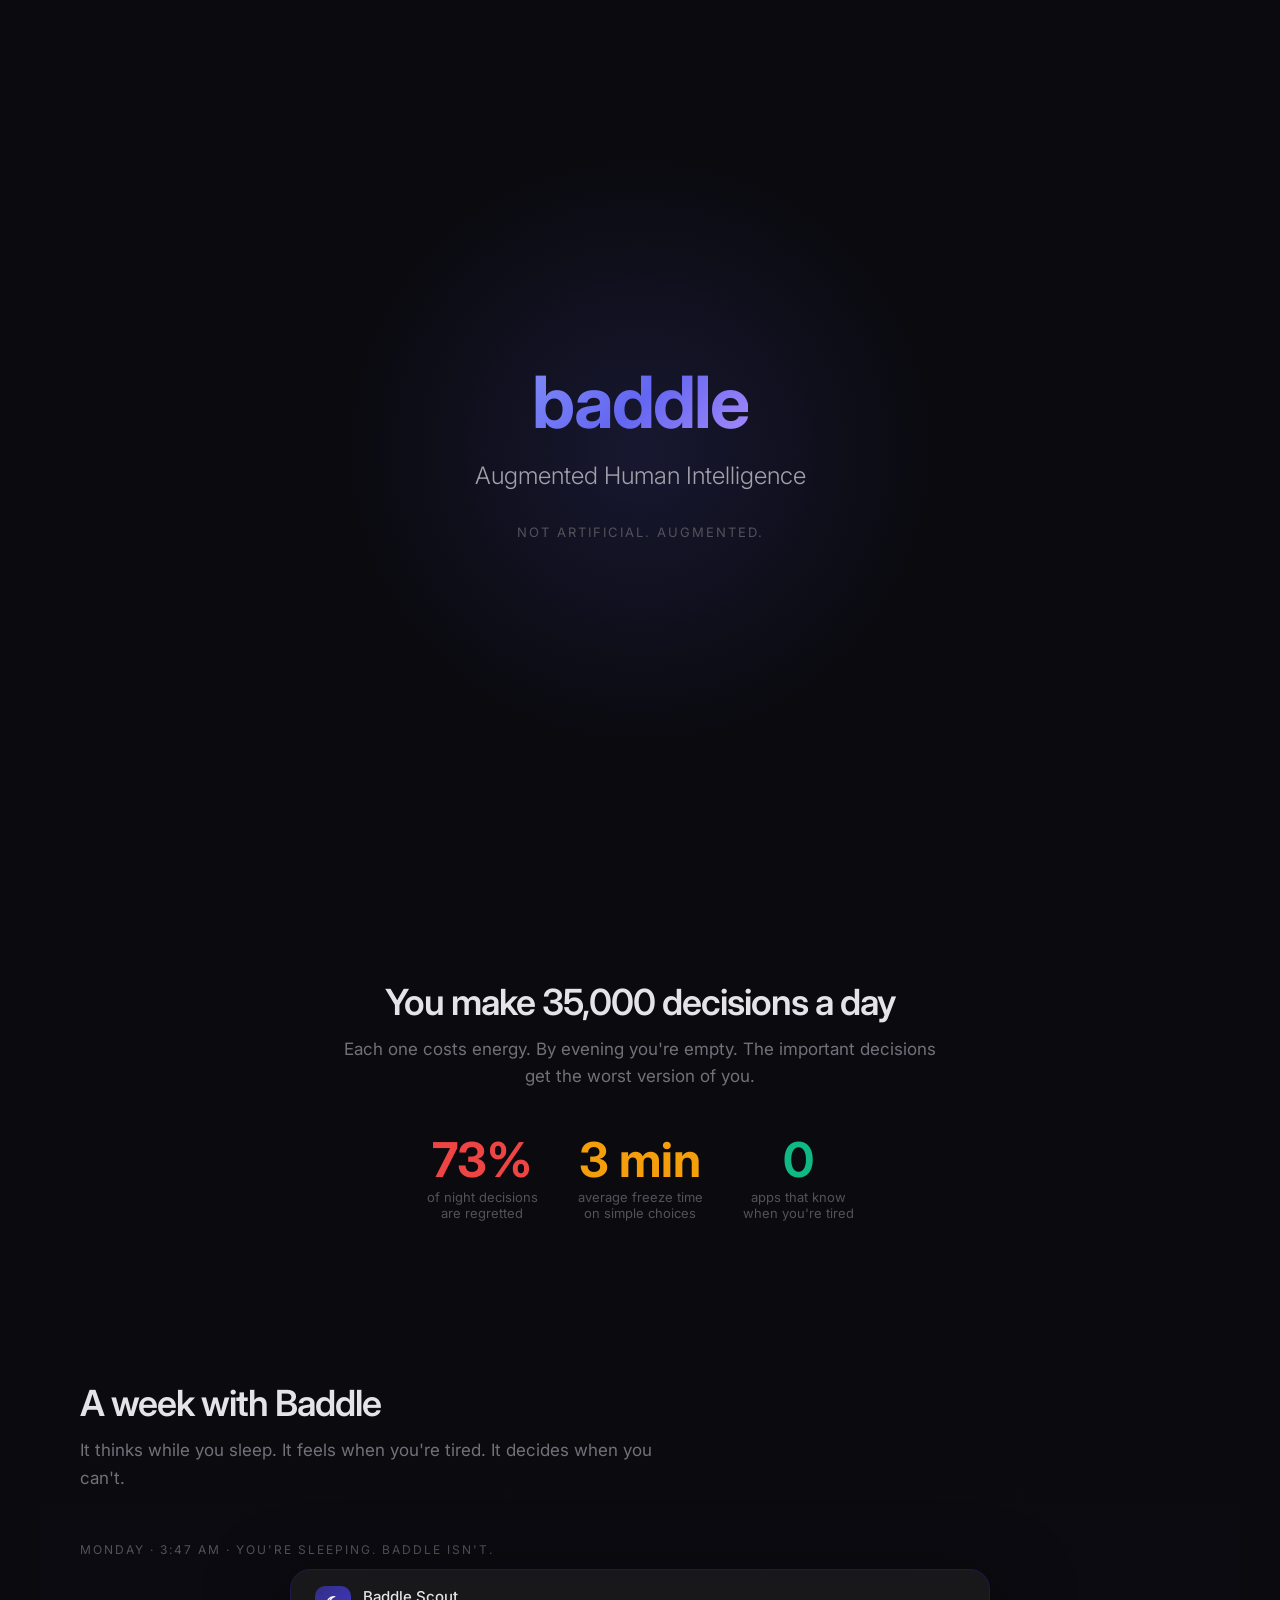
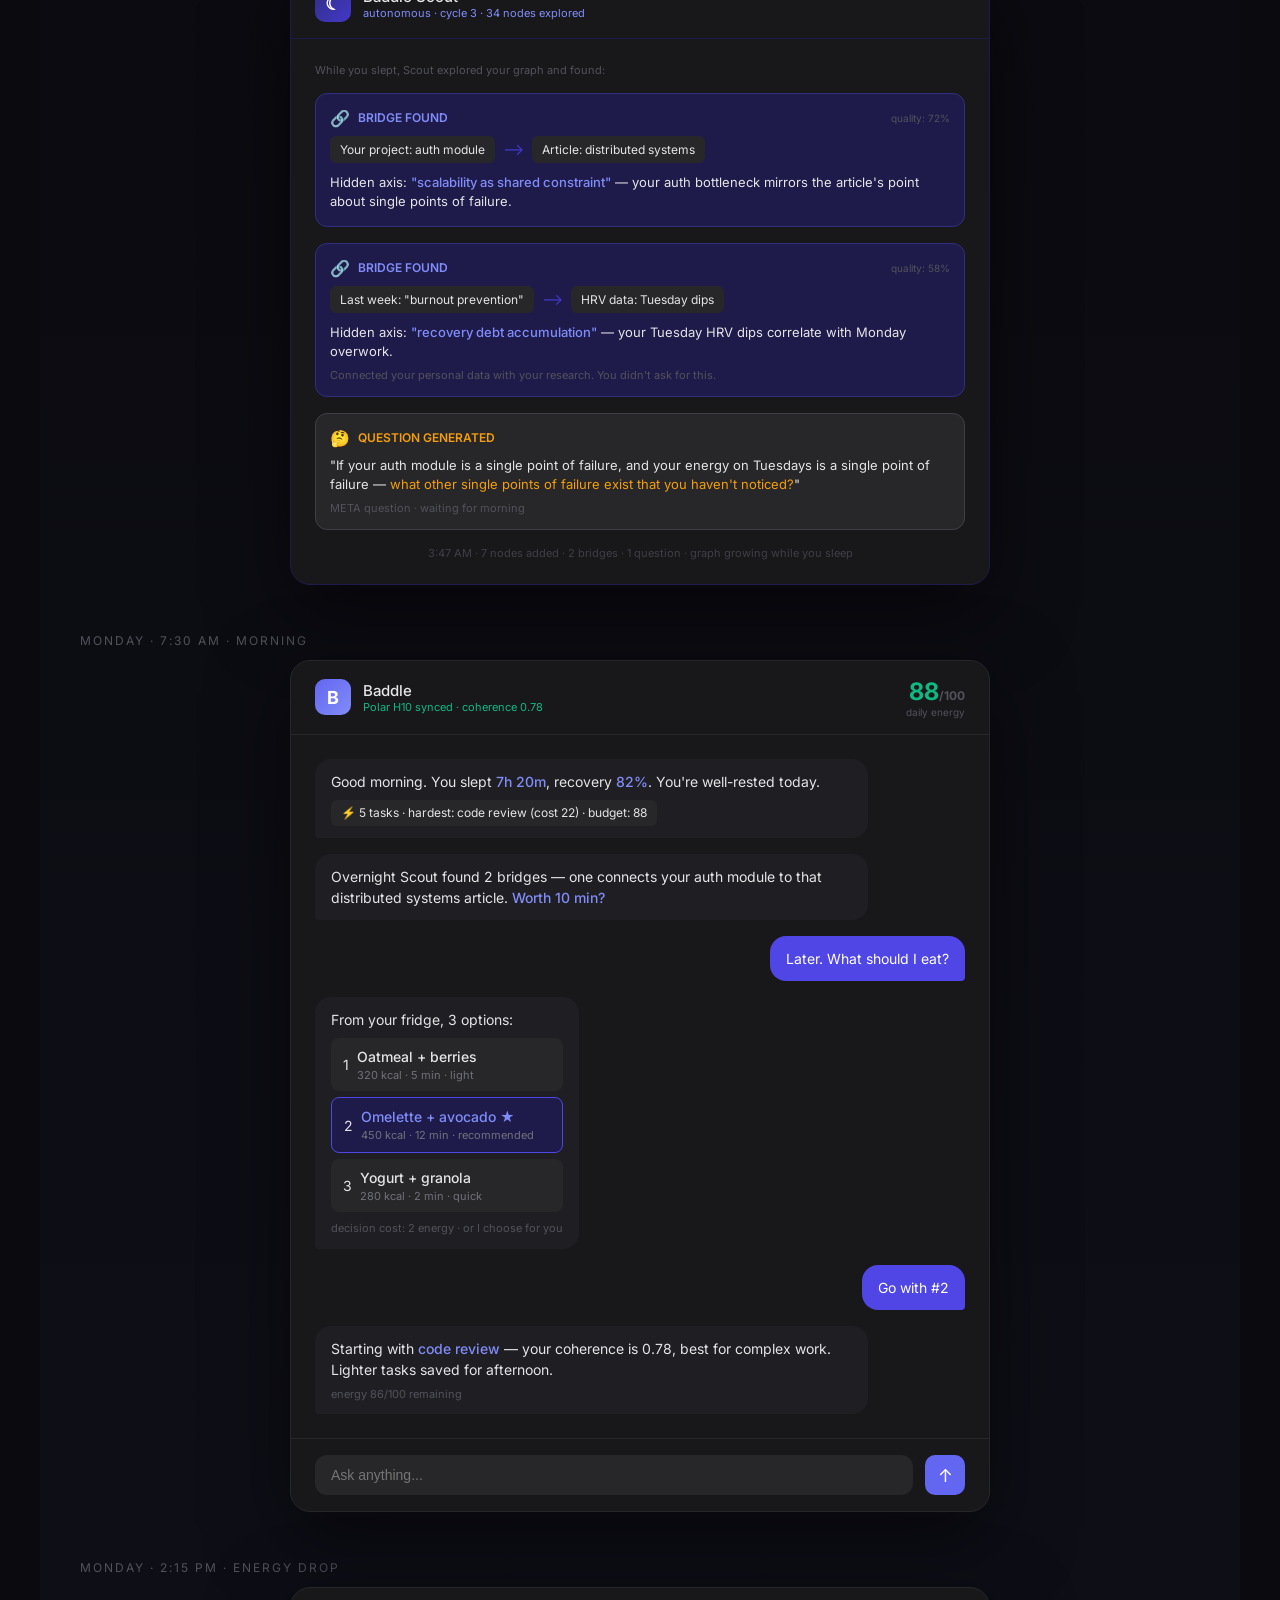
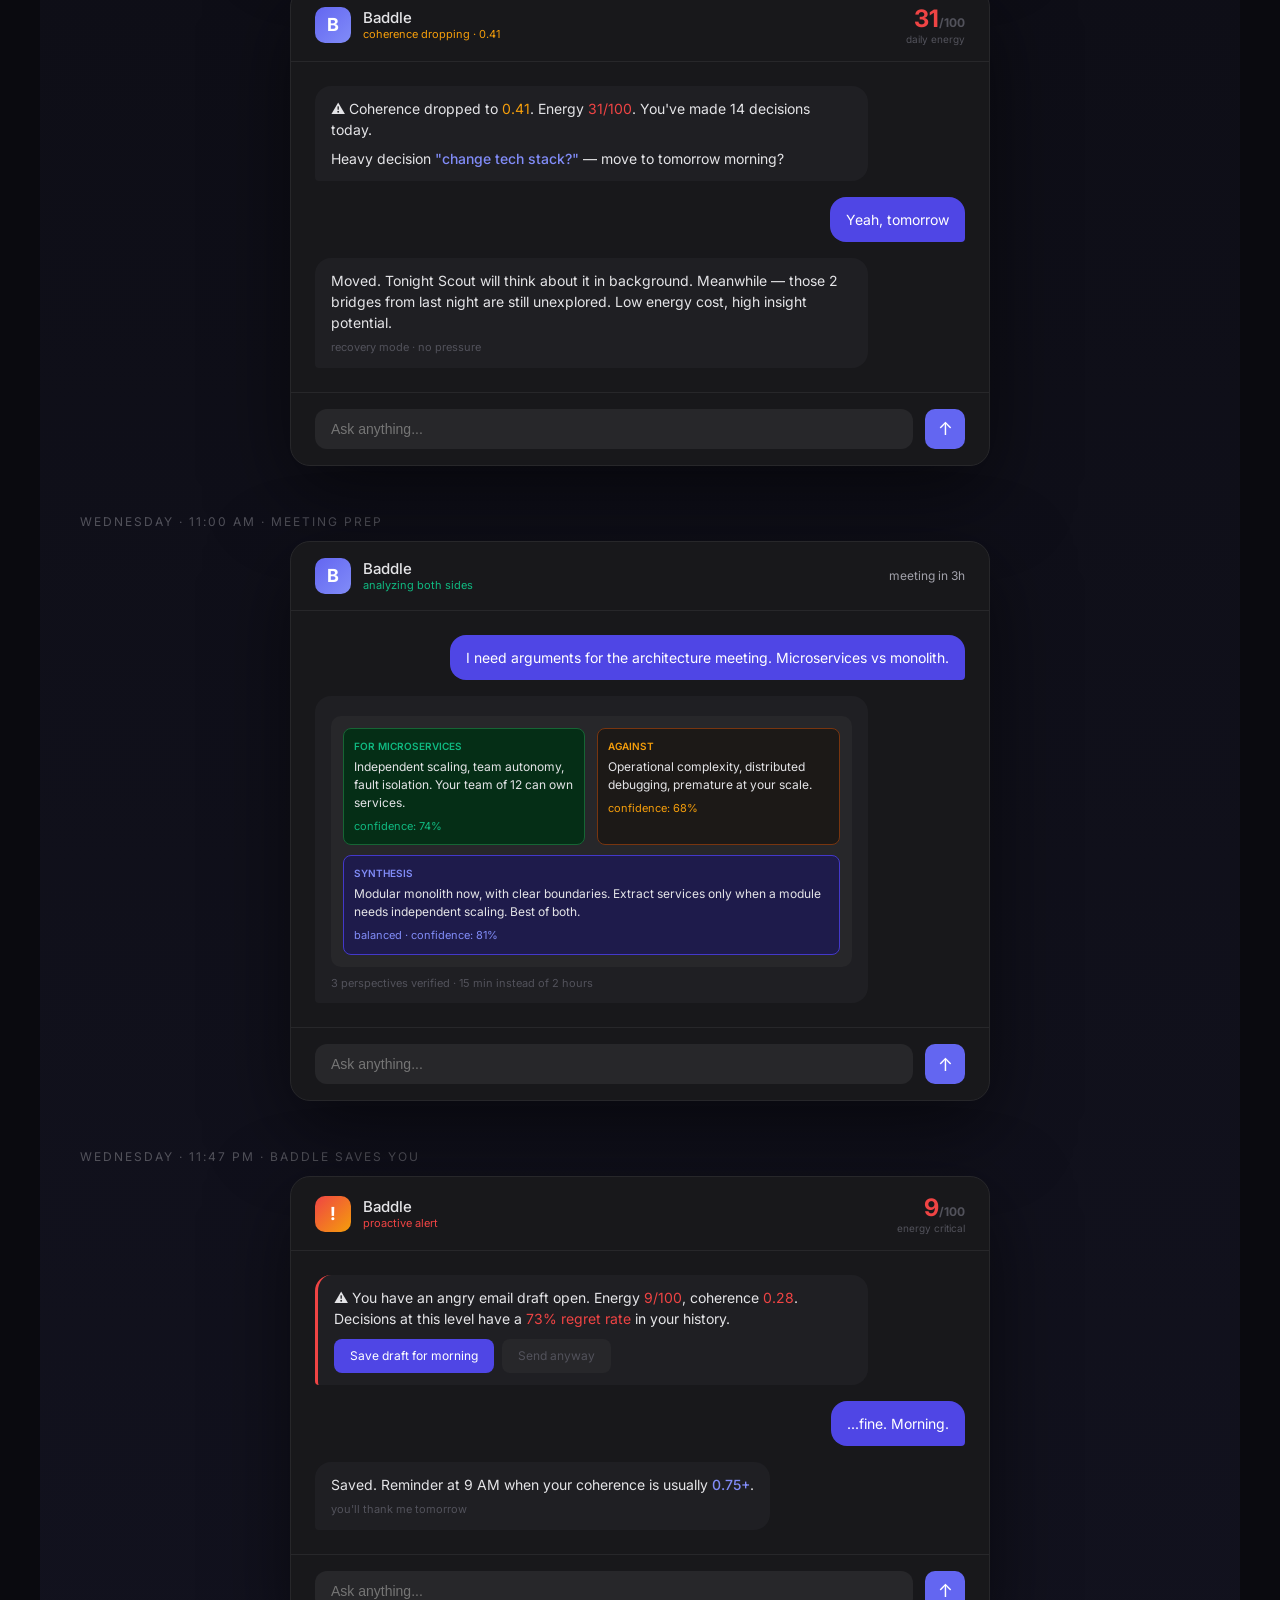
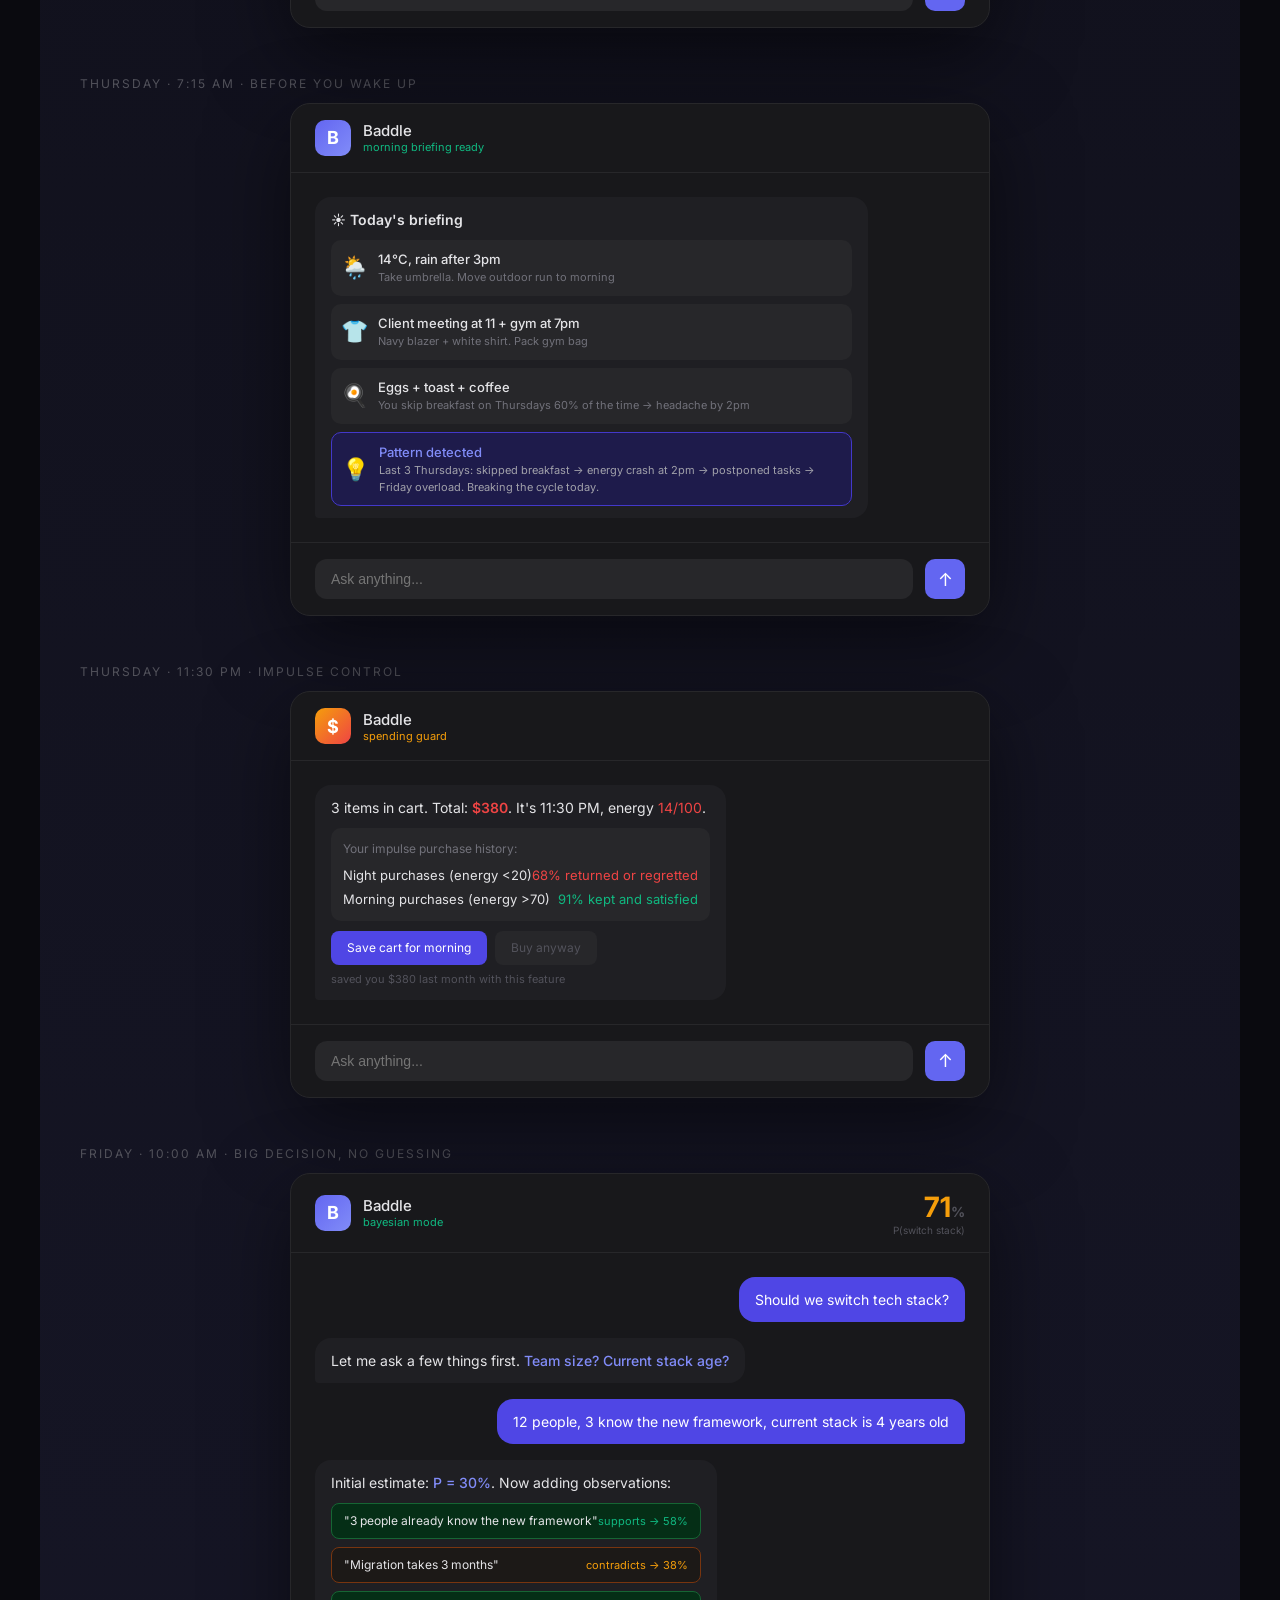
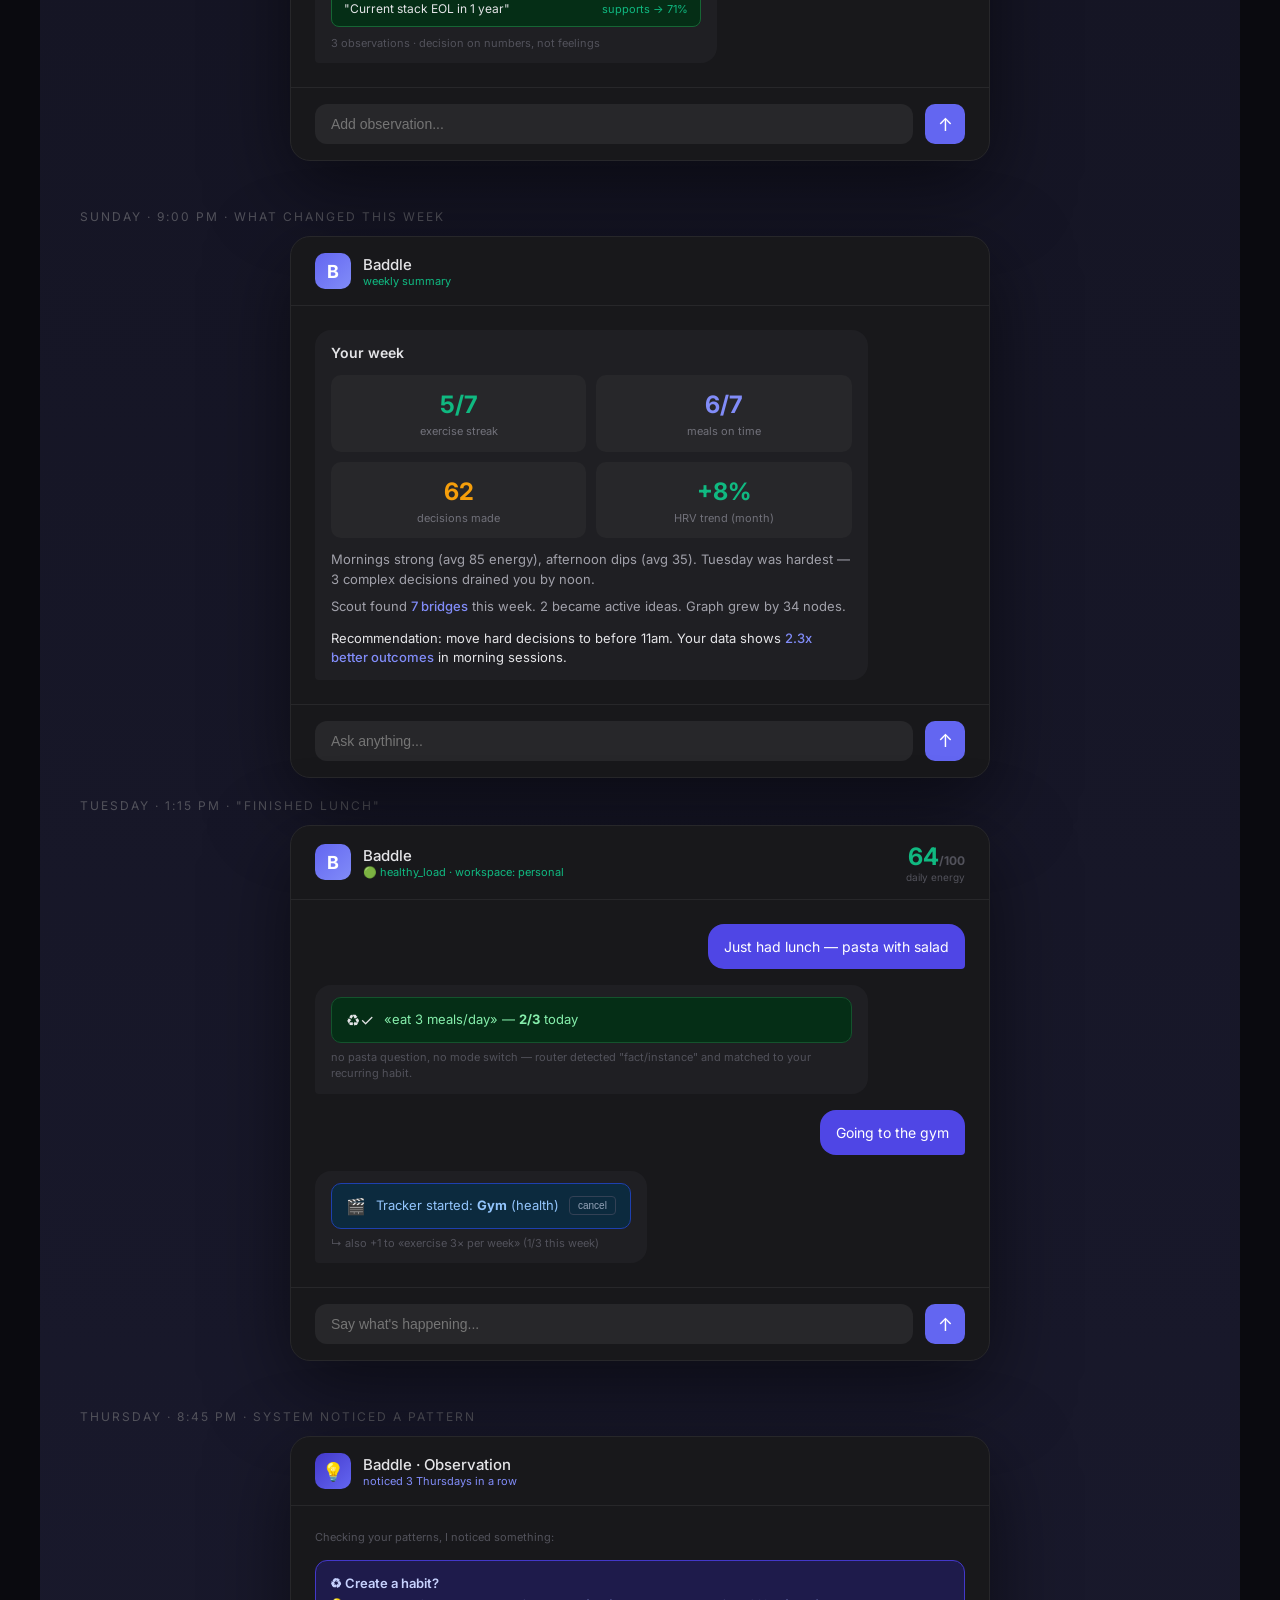
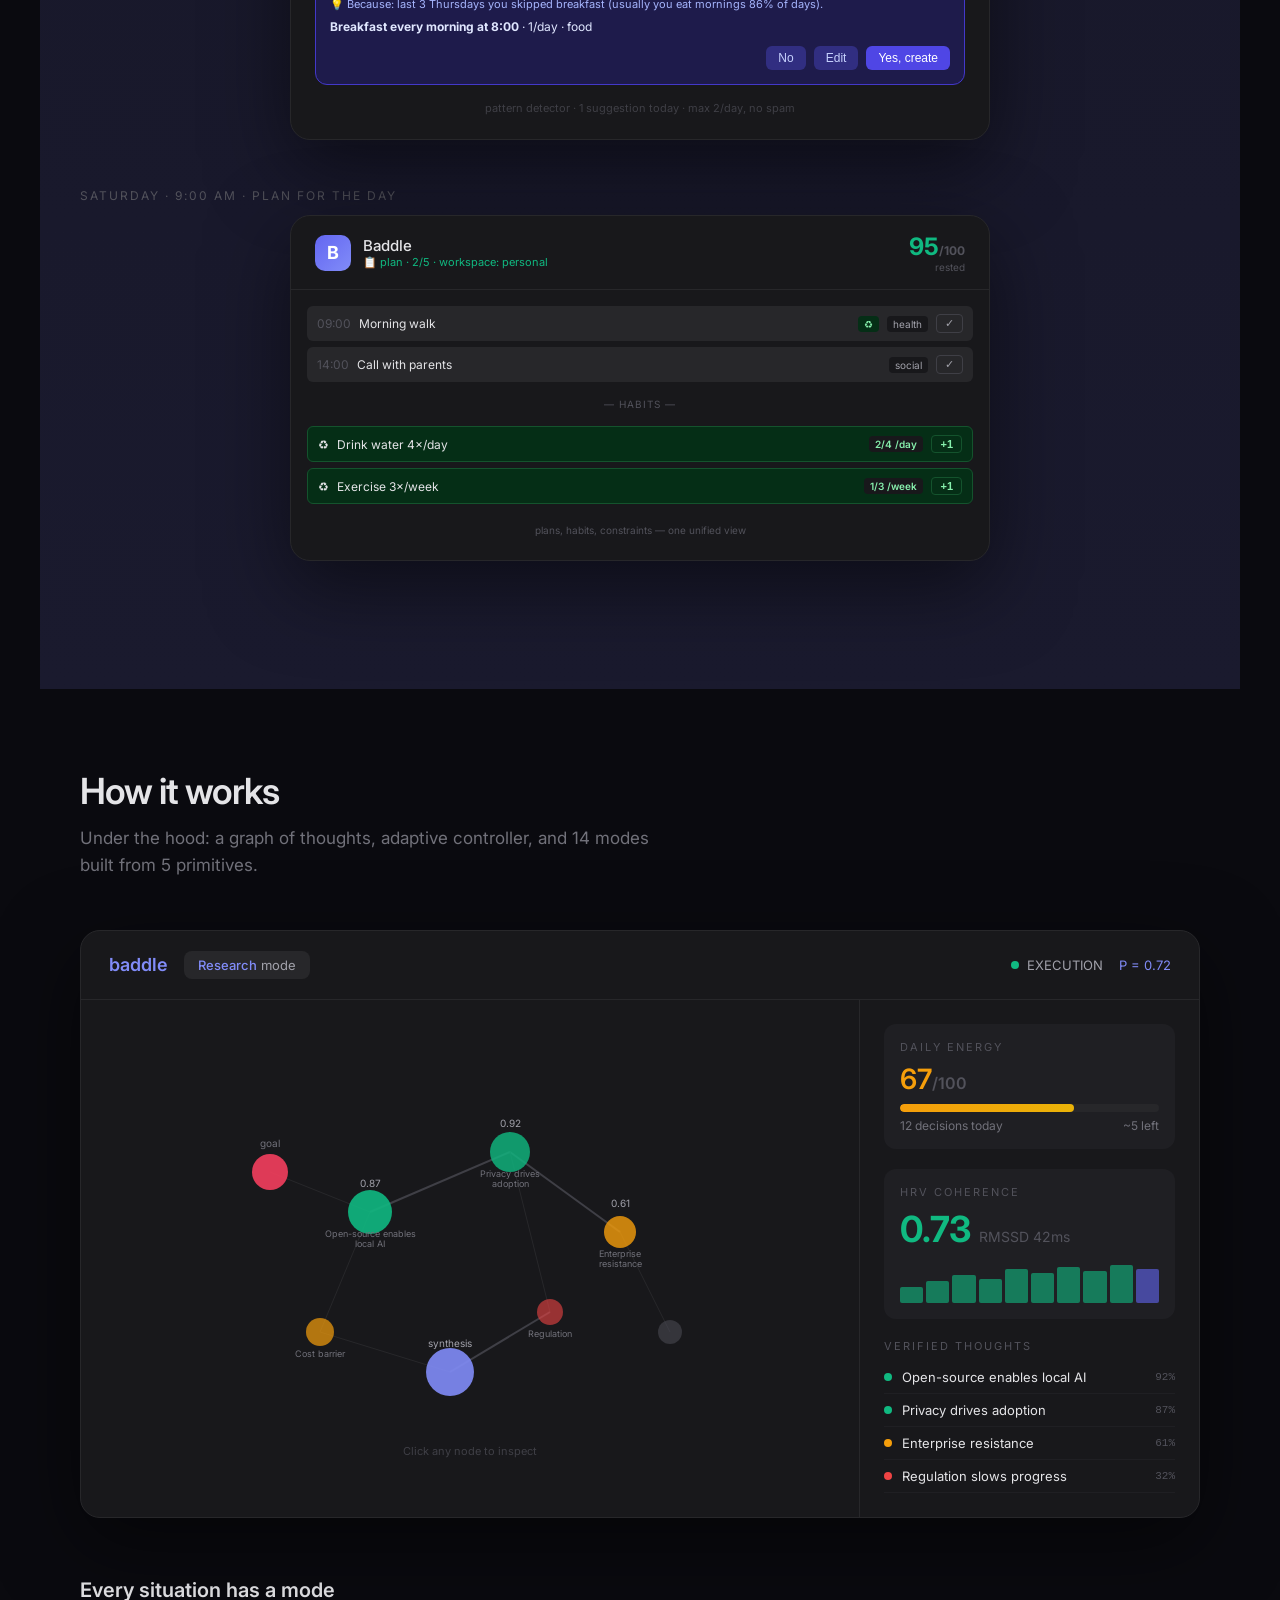
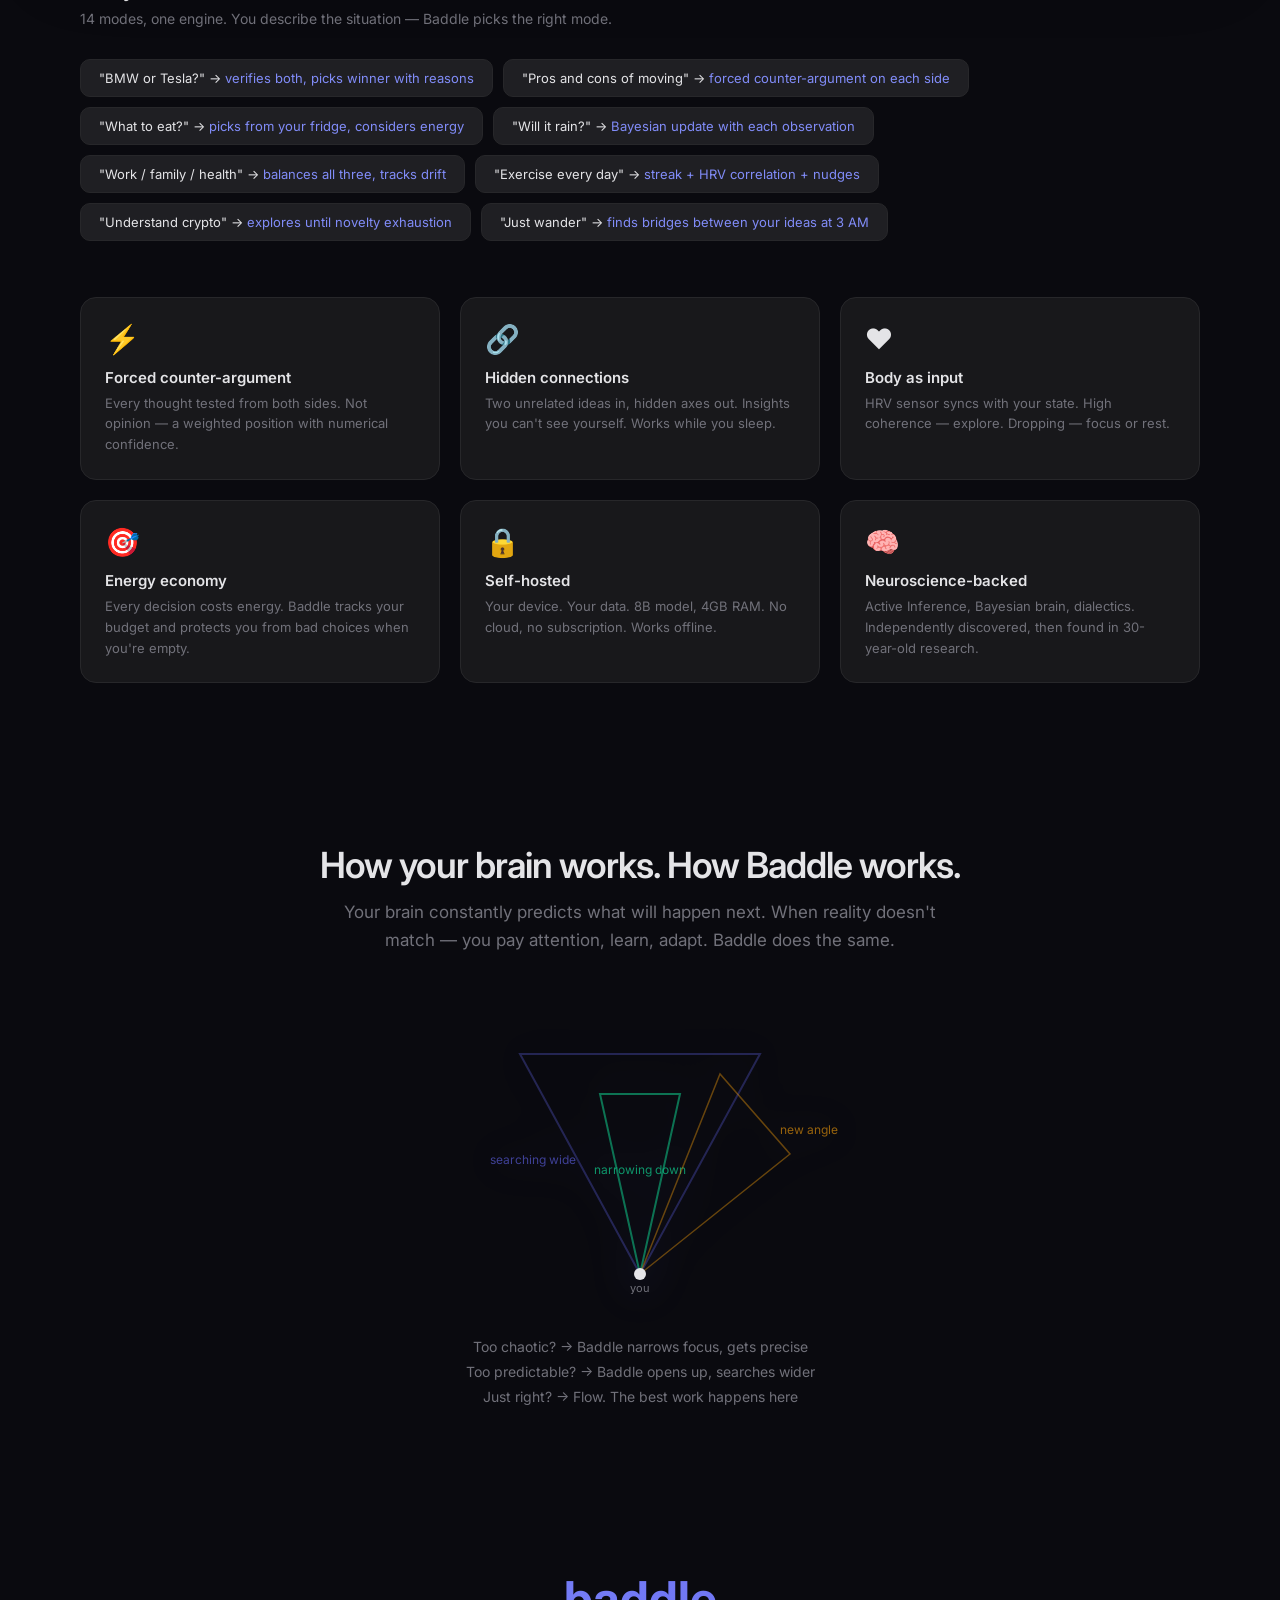
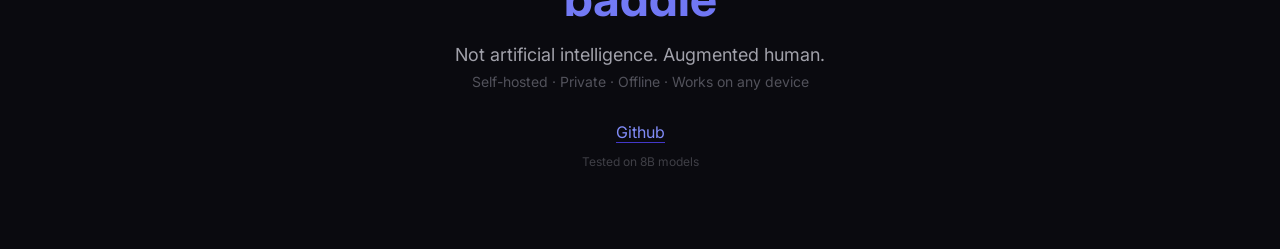
<file: docs/mockup.html>
<!DOCTYPE html>
<html lang="en">
<head>
<meta charset="UTF-8">
<meta name="viewport" content="width=device-width, initial-scale=1.0">
<title>Baddle — Your Second Brain</title>
<style>
  @import url('https://fonts.googleapis.com/css2?family=Inter:wght@300;400;500;600;700&display=swap');
  * { margin: 0; padding: 0; box-sizing: border-box; }
  body { font-family: 'Inter', -apple-system, sans-serif; background: #0a0a0f; color: #e4e4e7; overflow-x: hidden; }

  .hero { min-height: 100vh; display: flex; flex-direction: column; align-items: center; justify-content: center; text-align: center; position: relative; overflow: hidden; }
  .hero::before { content: ''; position: absolute; width: 600px; height: 600px; background: radial-gradient(circle, rgba(99,102,241,0.15) 0%, transparent 70%); top: 50%; left: 50%; transform: translate(-50%, -50%); animation: pulse 4s ease-in-out infinite; }
  @keyframes pulse { 0%, 100% { transform: translate(-50%, -50%) scale(1); opacity: 0.5; } 50% { transform: translate(-50%, -50%) scale(1.2); opacity: 0.8; } }
  .hero h1 { font-size: 72px; font-weight: 700; letter-spacing: -2px; background: linear-gradient(135deg, #818cf8, #6366f1, #a78bfa); -webkit-background-clip: text; -webkit-text-fill-color: transparent; position: relative; z-index: 1; }
  .hero .subtitle { font-size: 24px; font-weight: 300; color: #a1a1aa; margin-top: 16px; position: relative; z-index: 1; }
  .hero .tagline { font-size: 13px; color: #52525b; margin-top: 32px; letter-spacing: 2px; position: relative; z-index: 1; max-width: 500px; line-height: 1.6; }

  .section { padding: 80px 40px; max-width: 1200px; margin: 0 auto; }
  .section-title { font-size: 36px; font-weight: 600; margin-bottom: 12px; letter-spacing: -1px; }
  .section-sub { font-size: 17px; color: #71717a; margin-bottom: 50px; max-width: 600px; line-height: 1.6; }
  .assistant-section { background: linear-gradient(180deg, #0a0a0f 0%, #1a1a2e 100%); }

  .chat-mockup { background: #18181b; border-radius: 20px; border: 1px solid #27272a; overflow: hidden; max-width: 700px; margin: 0 auto; box-shadow: 0 25px 80px rgba(0,0,0,0.5); }
  .chat-header { padding: 16px 24px; border-bottom: 1px solid #27272a; display: flex; align-items: center; gap: 12px; }
  .chat-avatar { width: 36px; height: 36px; border-radius: 10px; background: linear-gradient(135deg, #6366f1, #818cf8); display: flex; align-items: center; justify-content: center; font-size: 18px; font-weight: 700; color: white; }
  .chat-name { font-weight: 500; font-size: 15px; }
  .chat-status-text { font-size: 11px; color: #10b981; }
  .chat-messages { padding: 24px; display: flex; flex-direction: column; gap: 16px; }
  .msg { max-width: 85%; padding: 12px 16px; border-radius: 16px; font-size: 14px; line-height: 1.5; }
  .msg-ai { background: #1f1f23; align-self: flex-start; border-bottom-left-radius: 4px; }
  .msg-user { background: #4f46e5; color: white; align-self: flex-end; border-bottom-right-radius: 4px; }
  .msg-meta { font-size: 11px; color: #52525b; margin-top: 6px; }
  .msg-highlight { color: #818cf8; font-weight: 500; }
  .msg-energy { display: inline-flex; align-items: center; gap: 6px; background: #27272a; padding: 4px 10px; border-radius: 6px; font-size: 12px; margin-top: 8px; }
  .chat-input-area { padding: 16px 24px; border-top: 1px solid #27272a; display: flex; gap: 12px; align-items: center; }
  .chat-input { flex: 1; background: #27272a; border: none; border-radius: 12px; padding: 12px 16px; color: #e4e4e7; font-size: 14px; outline: none; }
  .chat-send { background: #6366f1; border: none; border-radius: 10px; width: 40px; height: 40px; display: flex; align-items: center; justify-content: center; cursor: pointer; color: white; font-size: 18px; }

  .day-label { color: #52525b; font-size: 12px; letter-spacing: 2px; text-transform: uppercase; margin-bottom: 12px; }
  .card-option { display: flex; align-items: center; gap: 8px; padding: 8px 12px; background: #27272a; border-radius: 8px; }
  .card-option.recommended { background: #1e1b4b; border: 1px solid #4f46e5; }
  .pole-card { flex: 1; padding: 10px; border-radius: 8px; }
  .action-btn { padding: 8px 16px; border-radius: 8px; font-size: 12px; cursor: pointer; border: none; }

  .modes-strip { display: flex; gap: 10px; overflow-x: auto; padding: 16px 0; scrollbar-width: none; flex-wrap: wrap; }
  .modes-strip::-webkit-scrollbar { display: none; }
  .mode-chip { padding: 10px 18px; border-radius: 10px; background: #1f1f23; border: 1px solid #27272a; font-size: 13px; white-space: nowrap; cursor: default; transition: all 0.3s; }
  .mode-chip:hover { border-color: #3f3f46; }

  .features { display: grid; grid-template-columns: repeat(3, 1fr); gap: 20px; margin-top: 40px; }
  .feature-card { background: #18181b; border: 1px solid #27272a; border-radius: 16px; padding: 24px; transition: all 0.3s; }
  .feature-card:hover { border-color: #3f3f46; transform: translateY(-4px); }
  .feature-icon { font-size: 28px; margin-bottom: 12px; }
  .feature-title { font-size: 15px; font-weight: 600; margin-bottom: 6px; }
  .feature-desc { font-size: 13px; color: #71717a; line-height: 1.6; }

  .dashboard { background: #18181b; border-radius: 20px; border: 1px solid #27272a; overflow: hidden; box-shadow: 0 25px 80px rgba(0,0,0,0.5); }
  .dash-header { padding: 20px 28px; border-bottom: 1px solid #27272a; display: flex; align-items: center; gap: 16px; }
  .dash-header .logo { font-size: 18px; font-weight: 600; color: #818cf8; }
  .dash-header .mode { background: #27272a; padding: 6px 14px; border-radius: 8px; font-size: 13px; color: #a1a1aa; }
  .dash-header .mode em { color: #818cf8; font-style: normal; font-weight: 500; }
  .dash-header .spacer { flex: 1; }
  .dash-header .status { display: flex; align-items: center; gap: 8px; font-size: 13px; color: #a1a1aa; }
  .dash-header .dot { width: 8px; height: 8px; border-radius: 50%; background: #10b981; animation: blink 2s infinite; }
  @keyframes blink { 0%, 100% { opacity: 1; } 50% { opacity: 0.3; } }
  .dash-body { display: grid; grid-template-columns: 1fr 340px; min-height: 500px; }
  .graph-area { padding: 32px; }
  .graph-area svg { width: 100%; height: 400px; }
  .node { cursor: pointer; transition: all 0.3s; }
  .node:hover { filter: brightness(1.3); }
  .edge { stroke: #27272a; stroke-width: 1; }
  .edge-strong { stroke: #3f3f46; stroke-width: 2; }
  .sidebar { border-left: 1px solid #27272a; padding: 24px; display: flex; flex-direction: column; gap: 20px; }
  .sidebar-title { font-size: 11px; text-transform: uppercase; letter-spacing: 2px; color: #52525b; margin-bottom: 8px; }
  .energy-card, .hrv-card { background: #1f1f23; border-radius: 12px; padding: 16px; }
  .energy-bar-bg { height: 8px; background: #27272a; border-radius: 4px; overflow: hidden; margin-top: 8px; }
  .energy-bar { height: 100%; border-radius: 4px; }
  .energy-label { display: flex; justify-content: space-between; font-size: 12px; color: #71717a; margin-top: 6px; }
  .hrv-value { font-size: 36px; font-weight: 700; color: #10b981; }
  .hrv-unit { font-size: 14px; color: #52525b; font-weight: 400; }
  .hrv-chart { display: flex; align-items: flex-end; gap: 3px; height: 40px; margin-top: 12px; }
  .hrv-bar { flex: 1; background: #10b981; border-radius: 2px; opacity: 0.6; min-width: 4px; }
  .thought-item { display: flex; align-items: center; gap: 10px; padding: 8px 0; border-bottom: 1px solid #1f1f23; font-size: 13px; }
  .thought-dot { width: 8px; height: 8px; border-radius: 50%; flex-shrink: 0; }
  .thought-conf { font-size: 11px; color: #52525b; margin-left: auto; font-family: monospace; }

  .cone-container { display: flex; justify-content: center; margin: 40px 0; }
  .cone-svg { filter: drop-shadow(0 0 20px rgba(99,102,241,0.3)); }
  .footer { text-align: center; padding: 80px 40px; }
  .footer .big { font-size: 48px; font-weight: 700; background: linear-gradient(135deg, #818cf8, #6366f1); -webkit-background-clip: text; -webkit-text-fill-color: transparent; margin-bottom: 16px; }
</style>
</head>
<body>

<!-- ═══ 1. HERO ═══ -->
<div class="hero">
  <h1>baddle</h1>
  <div class="subtitle">Augmented Human Intelligence</div>
  <div class="tagline">NOT ARTIFICIAL. AUGMENTED.</div>
</div>

<!-- ═══ 2. PROBLEM ═══ -->
<div class="section" style="text-align:center">
  <div class="section-title">You make 35,000 decisions a day</div>
  <div class="section-sub" style="margin:12px auto 40px">Each one costs energy. By evening you're empty. The important decisions get the worst version of you.</div>
  <div style="display:flex;justify-content:center;gap:40px;flex-wrap:wrap">
    <div style="text-align:center">
      <div style="font-size:48px;font-weight:700;color:#ef4444">73%</div>
      <div style="font-size:13px;color:#52525b">of night decisions<br>are regretted</div>
    </div>
    <div style="text-align:center">
      <div style="font-size:48px;font-weight:700;color:#f59e0b">3 min</div>
      <div style="font-size:13px;color:#52525b">average freeze time<br>on simple choices</div>
    </div>
    <div style="text-align:center">
      <div style="font-size:48px;font-weight:700;color:#10b981">0</div>
      <div style="font-size:13px;color:#52525b">apps that know<br>when you're tired</div>
    </div>
  </div>
</div>

<!-- ═══ 3. THE WEEK — story first ═══ -->
<div class="section assistant-section">
  <div class="section-title">A week with Baddle</div>
  <div class="section-sub">It thinks while you sleep. It feels when you're tired. It decides when you can't.</div>

  <!-- ─── NIGHT: Scout ─── -->
  <div class="day-label">Monday &middot; 3:47 AM &middot; You're sleeping. Baddle isn't.</div>
  <div class="chat-mockup" style="margin-bottom:48px;border-color:#1e1b4b">
    <div class="chat-header" style="border-color:#1e1b4b">
      <div class="chat-avatar" style="background:linear-gradient(135deg, #312e81, #4338ca)">&#9790;</div>
      <div>
        <div class="chat-name">Baddle Scout</div>
        <div class="chat-status-text" style="color:#818cf8">autonomous &middot; cycle 3 &middot; 34 nodes explored</div>
      </div>
    </div>
    <div style="padding:24px;display:flex;flex-direction:column;gap:16px">
      <div style="color:#52525b;font-size:11px">While you slept, Scout explored your graph and found:</div>
      <div style="padding:14px;background:#1e1b4b;border:1px solid #312e81;border-radius:12px">
        <div style="display:flex;align-items:center;gap:8px;margin-bottom:8px">
          <span style="font-size:16px">&#128279;</span>
          <span style="font-size:12px;color:#818cf8;font-weight:600">BRIDGE FOUND</span>
          <span style="font-size:10px;color:#52525b;margin-left:auto">quality: 72%</span>
        </div>
        <div style="display:flex;gap:8px;align-items:center;margin-bottom:10px;flex-wrap:wrap">
          <div style="padding:6px 10px;background:#27272a;border-radius:6px;font-size:12px">Your project: auth module</div>
          <span style="color:#4338ca">&#10230;</span>
          <div style="padding:6px 10px;background:#27272a;border-radius:6px;font-size:12px">Article: distributed systems</div>
        </div>
        <div style="font-size:13px;color:#e4e4e7;line-height:1.5">Hidden axis: <span style="color:#818cf8;font-weight:500">"scalability as shared constraint"</span> — your auth bottleneck mirrors the article's point about single points of failure.</div>
      </div>
      <div style="padding:14px;background:#1e1b4b;border:1px solid #312e81;border-radius:12px">
        <div style="display:flex;align-items:center;gap:8px;margin-bottom:8px">
          <span style="font-size:16px">&#128279;</span>
          <span style="font-size:12px;color:#818cf8;font-weight:600">BRIDGE FOUND</span>
          <span style="font-size:10px;color:#52525b;margin-left:auto">quality: 58%</span>
        </div>
        <div style="display:flex;gap:8px;align-items:center;margin-bottom:10px;flex-wrap:wrap">
          <div style="padding:6px 10px;background:#27272a;border-radius:6px;font-size:12px">Last week: "burnout prevention"</div>
          <span style="color:#4338ca">&#10230;</span>
          <div style="padding:6px 10px;background:#27272a;border-radius:6px;font-size:12px">HRV data: Tuesday dips</div>
        </div>
        <div style="font-size:13px;color:#e4e4e7;line-height:1.5">Hidden axis: <span style="color:#818cf8;font-weight:500">"recovery debt accumulation"</span> — your Tuesday HRV dips correlate with Monday overwork.</div>
        <div style="font-size:11px;color:#52525b;margin-top:6px">Connected your personal data with your research. You didn't ask for this.</div>
      </div>
      <div style="padding:14px;background:#27272a;border:1px solid #3f3f46;border-radius:12px">
        <div style="display:flex;align-items:center;gap:8px;margin-bottom:8px">
          <span style="font-size:16px">&#129300;</span>
          <span style="font-size:12px;color:#f59e0b;font-weight:600">QUESTION GENERATED</span>
        </div>
        <div style="font-size:13px;color:#e4e4e7;line-height:1.5">"If your auth module is a single point of failure, and your energy on Tuesdays is a single point of failure — <span style="color:#f59e0b">what other single points of failure exist that you haven't noticed?</span>"</div>
        <div style="font-size:11px;color:#52525b;margin-top:6px">META question &middot; waiting for morning</div>
      </div>
      <div style="color:#3f3f46;font-size:11px;text-align:center">3:47 AM &middot; 7 nodes added &middot; 2 bridges &middot; 1 question &middot; graph growing while you sleep</div>
    </div>
  </div>

  <!-- ─── MONDAY MORNING ─── -->
  <div class="day-label">Monday &middot; 7:30 AM &middot; Morning</div>
  <div class="chat-mockup" style="margin-bottom:48px">
    <div class="chat-header">
      <div class="chat-avatar">B</div>
      <div>
        <div class="chat-name">Baddle</div>
        <div class="chat-status-text">Polar H10 synced &middot; coherence 0.78</div>
      </div>
      <span style="flex:1"></span>
      <div style="text-align:right">
        <div style="font-size:24px;font-weight:700;color:#10b981">88<span style="font-size:12px;color:#52525b">/100</span></div>
        <div style="font-size:10px;color:#52525b">daily energy</div>
      </div>
    </div>
    <div class="chat-messages">
      <div class="msg msg-ai">
        Good morning. You slept <span class="msg-highlight">7h 20m</span>, recovery <span class="msg-highlight">82%</span>. You're well-rested today.
        <div class="msg-energy">&#9889; 5 tasks &middot; hardest: code review (cost 22) &middot; budget: 88</div>
      </div>
      <div class="msg msg-ai">
        Overnight Scout found 2 bridges — one connects your auth module to that distributed systems article. <span class="msg-highlight">Worth 10 min?</span>
      </div>
      <div class="msg msg-user">Later. What should I eat?</div>
      <div class="msg msg-ai">
        From your fridge, 3 options:
        <div style="margin:8px 0;display:flex;flex-direction:column;gap:6px">
          <div class="card-option"><span>1</span><div style="flex:1"><div style="font-weight:500">Oatmeal + berries</div><div style="font-size:11px;color:#71717a">320 kcal &middot; 5 min &middot; light</div></div></div>
          <div class="card-option recommended"><span>2</span><div style="flex:1"><div style="font-weight:500;color:#818cf8">Omelette + avocado &#9733;</div><div style="font-size:11px;color:#71717a">450 kcal &middot; 12 min &middot; recommended</div></div></div>
          <div class="card-option"><span>3</span><div style="flex:1"><div style="font-weight:500">Yogurt + granola</div><div style="font-size:11px;color:#71717a">280 kcal &middot; 2 min &middot; quick</div></div></div>
        </div>
        <div class="msg-meta">decision cost: 2 energy &middot; or I choose for you</div>
      </div>
      <div class="msg msg-user">Go with #2</div>
      <div class="msg msg-ai">
        Starting with <span class="msg-highlight">code review</span> — your coherence is 0.78, best for complex work. Lighter tasks saved for afternoon.
        <div class="msg-meta">energy 86/100 remaining</div>
      </div>
    </div>
    <div class="chat-input-area"><input class="chat-input" placeholder="Ask anything..." disabled><div class="chat-send">&#8593;</div></div>
  </div>

  <!-- ─── MONDAY AFTERNOON ─── -->
  <div class="day-label">Monday &middot; 2:15 PM &middot; Energy drop</div>
  <div class="chat-mockup" style="margin-bottom:48px">
    <div class="chat-header">
      <div class="chat-avatar">B</div>
      <div>
        <div class="chat-name">Baddle</div>
        <div class="chat-status-text" style="color:#f59e0b">coherence dropping &middot; 0.41</div>
      </div>
      <span style="flex:1"></span>
      <div style="text-align:right">
        <div style="font-size:24px;font-weight:700;color:#ef4444">31<span style="font-size:12px;color:#52525b">/100</span></div>
        <div style="font-size:10px;color:#52525b">daily energy</div>
      </div>
    </div>
    <div class="chat-messages">
      <div class="msg msg-ai">
        &#9888; Coherence dropped to <span style="color:#f59e0b">0.41</span>. Energy <span style="color:#ef4444">31/100</span>. You've made 14 decisions today.
        <div style="margin-top:8px">Heavy decision <span class="msg-highlight">"change tech stack?"</span> — move to tomorrow morning?</div>
      </div>
      <div class="msg msg-user">Yeah, tomorrow</div>
      <div class="msg msg-ai">
        Moved. Tonight Scout will think about it in background. Meanwhile — those 2 bridges from last night are still unexplored. Low energy cost, high insight potential.
        <div class="msg-meta">recovery mode &middot; no pressure</div>
      </div>
    </div>
    <div class="chat-input-area"><input class="chat-input" placeholder="Ask anything..." disabled><div class="chat-send">&#8593;</div></div>
  </div>

  <!-- ─── WEDNESDAY: Debate ─── -->
  <div class="day-label">Wednesday &middot; 11:00 AM &middot; Meeting prep</div>
  <div class="chat-mockup" style="margin-bottom:48px">
    <div class="chat-header">
      <div class="chat-avatar">B</div>
      <div>
        <div class="chat-name">Baddle</div>
        <div class="chat-status-text">analyzing both sides</div>
      </div>
      <span style="flex:1"></span>
      <div style="font-size:12px;color:#a1a1aa">meeting in 3h</div>
    </div>
    <div class="chat-messages">
      <div class="msg msg-user">I need arguments for the architecture meeting. Microservices vs monolith.</div>
      <div class="msg msg-ai">
        <div style="margin:8px 0;padding:12px;background:#27272a;border-radius:10px">
          <div style="display:flex;gap:12px;margin-bottom:10px;flex-wrap:wrap">
            <div class="pole-card" style="background:#052e16;border:1px solid #166534">
              <div style="font-size:10px;color:#10b981;font-weight:600;margin-bottom:4px">FOR MICROSERVICES</div>
              <div style="font-size:12px">Independent scaling, team autonomy, fault isolation. Your team of 12 can own services.</div>
              <div style="font-size:11px;color:#10b981;margin-top:6px">confidence: 74%</div>
            </div>
            <div class="pole-card" style="background:#1c1917;border:1px solid #78350f">
              <div style="font-size:10px;color:#f59e0b;font-weight:600;margin-bottom:4px">AGAINST</div>
              <div style="font-size:12px">Operational complexity, distributed debugging, premature at your scale.</div>
              <div style="font-size:11px;color:#f59e0b;margin-top:6px">confidence: 68%</div>
            </div>
          </div>
          <div style="padding:10px;background:#1e1b4b;border-radius:8px;border:1px solid #4338ca">
            <div style="font-size:10px;color:#818cf8;font-weight:600;margin-bottom:4px">SYNTHESIS</div>
            <div style="font-size:12px">Modular monolith now, with clear boundaries. Extract services only when a module needs independent scaling. Best of both.</div>
            <div style="font-size:11px;color:#818cf8;margin-top:6px">balanced &middot; confidence: 81%</div>
          </div>
        </div>
        <div class="msg-meta">3 perspectives verified &middot; 15 min instead of 2 hours</div>
      </div>
    </div>
    <div class="chat-input-area"><input class="chat-input" placeholder="Ask anything..." disabled><div class="chat-send">&#8593;</div></div>
  </div>

  <!-- ─── WEDNESDAY NIGHT: Email ─── -->
  <div class="day-label">Wednesday &middot; 11:47 PM &middot; Baddle saves you</div>
  <div class="chat-mockup" style="margin-bottom:48px">
    <div class="chat-header">
      <div class="chat-avatar" style="background:linear-gradient(135deg, #ef4444, #f59e0b)">!</div>
      <div>
        <div class="chat-name">Baddle</div>
        <div class="chat-status-text" style="color:#ef4444">proactive alert</div>
      </div>
      <span style="flex:1"></span>
      <div style="text-align:right">
        <div style="font-size:24px;font-weight:700;color:#ef4444">9<span style="font-size:12px;color:#52525b">/100</span></div>
        <div style="font-size:10px;color:#52525b">energy critical</div>
      </div>
    </div>
    <div class="chat-messages">
      <div class="msg msg-ai" style="border-left:3px solid #ef4444">
        &#9888; You have an angry email draft open. Energy <span style="color:#ef4444">9/100</span>, coherence <span style="color:#ef4444">0.28</span>. Decisions at this level have a <span style="color:#ef4444">73% regret rate</span> in your history.
        <div style="margin-top:10px;display:flex;gap:8px">
          <div class="action-btn" style="background:#4f46e5;color:white;cursor:pointer">Save draft for morning</div>
          <div class="action-btn" style="background:#27272a;color:#52525b;cursor:pointer">Send anyway</div>
        </div>
      </div>
      <div class="msg msg-user">...fine. Morning.</div>
      <div class="msg msg-ai">
        Saved. Reminder at 9 AM when your coherence is usually <span class="msg-highlight">0.75+</span>.
        <div class="msg-meta">you'll thank me tomorrow</div>
      </div>
    </div>
    <div class="chat-input-area"><input class="chat-input" placeholder="Ask anything..." disabled><div class="chat-send">&#8593;</div></div>
  </div>

  <!-- ─── THURSDAY MORNING: Briefing ─── -->
  <div class="day-label">Thursday &middot; 7:15 AM &middot; Before you wake up</div>
  <div class="chat-mockup" style="margin-bottom:48px">
    <div class="chat-header">
      <div class="chat-avatar">B</div>
      <div>
        <div class="chat-name">Baddle</div>
        <div class="chat-status-text">morning briefing ready</div>
      </div>
    </div>
    <div class="chat-messages">
      <div class="msg msg-ai">
        <div style="font-weight:600;margin-bottom:10px">&#9728;&#65039; Today's briefing</div>
        <div style="display:flex;flex-direction:column;gap:8px">
          <div style="display:flex;gap:10px;align-items:center;padding:10px;background:#27272a;border-radius:10px">
            <span style="font-size:22px">&#127782;&#65039;</span>
            <div><div style="font-size:13px;font-weight:500">14°C, rain after 3pm</div><div style="font-size:11px;color:#71717a">Take umbrella. Move outdoor run to morning</div></div>
          </div>
          <div style="display:flex;gap:10px;align-items:center;padding:10px;background:#27272a;border-radius:10px">
            <span style="font-size:22px">&#128085;</span>
            <div><div style="font-size:13px;font-weight:500">Client meeting at 11 + gym at 7pm</div><div style="font-size:11px;color:#71717a">Navy blazer + white shirt. Pack gym bag</div></div>
          </div>
          <div style="display:flex;gap:10px;align-items:center;padding:10px;background:#27272a;border-radius:10px">
            <span style="font-size:22px">&#127859;</span>
            <div><div style="font-size:13px;font-weight:500">Eggs + toast + coffee</div><div style="font-size:11px;color:#71717a">You skip breakfast on Thursdays 60% of the time &#8594; headache by 2pm</div></div>
          </div>
          <div style="display:flex;gap:10px;align-items:center;padding:10px;background:#1e1b4b;border:1px solid #4338ca;border-radius:10px">
            <span style="font-size:22px">&#128161;</span>
            <div><div style="font-size:13px;font-weight:500;color:#818cf8">Pattern detected</div><div style="font-size:11px;color:#a1a1aa">Last 3 Thursdays: skipped breakfast &#8594; energy crash at 2pm &#8594; postponed tasks &#8594; Friday overload. Breaking the cycle today.</div></div>
          </div>
        </div>
      </div>
    </div>
    <div class="chat-input-area"><input class="chat-input" placeholder="Ask anything..." disabled><div class="chat-send">&#8593;</div></div>
  </div>

  <!-- ─── THURSDAY NIGHT: Shopping ─── -->
  <div class="day-label">Thursday &middot; 11:30 PM &middot; Impulse control</div>
  <div class="chat-mockup" style="margin-bottom:48px">
    <div class="chat-header">
      <div class="chat-avatar" style="background:linear-gradient(135deg, #f59e0b, #ef4444)">$</div>
      <div>
        <div class="chat-name">Baddle</div>
        <div class="chat-status-text" style="color:#f59e0b">spending guard</div>
      </div>
    </div>
    <div class="chat-messages">
      <div class="msg msg-ai">
        3 items in cart. Total: <span style="color:#ef4444;font-weight:600">$380</span>. It's 11:30 PM, energy <span style="color:#ef4444">14/100</span>.
        <div style="margin:10px 0;padding:12px;background:#27272a;border-radius:10px">
          <div style="font-size:12px;color:#71717a;margin-bottom:8px">Your impulse purchase history:</div>
          <div style="display:flex;justify-content:space-between;font-size:13px"><span>Night purchases (energy &lt;20)</span><span style="color:#ef4444">68% returned or regretted</span></div>
          <div style="display:flex;justify-content:space-between;font-size:13px;margin-top:4px"><span>Morning purchases (energy &gt;70)</span><span style="color:#10b981">91% kept and satisfied</span></div>
        </div>
        <div style="display:flex;gap:8px">
          <div class="action-btn" style="background:#4f46e5;color:white;cursor:pointer">Save cart for morning</div>
          <div class="action-btn" style="background:#27272a;color:#52525b;cursor:pointer">Buy anyway</div>
        </div>
        <div class="msg-meta">saved you $380 last month with this feature</div>
      </div>
    </div>
    <div class="chat-input-area"><input class="chat-input" placeholder="Ask anything..." disabled><div class="chat-send">&#8593;</div></div>
  </div>

  <!-- ─── FRIDAY: Bayesian ─── -->
  <div class="day-label">Friday &middot; 10:00 AM &middot; Big decision, no guessing</div>
  <div class="chat-mockup" style="margin-bottom:48px">
    <div class="chat-header">
      <div class="chat-avatar">B</div>
      <div>
        <div class="chat-name">Baddle</div>
        <div class="chat-status-text">bayesian mode</div>
      </div>
      <span style="flex:1"></span>
      <div style="text-align:right">
        <div style="font-size:28px;font-weight:700;color:#f59e0b">71<span style="font-size:14px;color:#52525b">%</span></div>
        <div style="font-size:10px;color:#52525b">P(switch stack)</div>
      </div>
    </div>
    <div class="chat-messages">
      <div class="msg msg-user">Should we switch tech stack?</div>
      <div class="msg msg-ai">
        Let me ask a few things first. <span class="msg-highlight">Team size? Current stack age?</span>
      </div>
      <div class="msg msg-user">12 people, 3 know the new framework, current stack is 4 years old</div>
      <div class="msg msg-ai">
        Initial estimate: <span class="msg-highlight">P = 30%</span>. Now adding observations:
        <div style="display:flex;flex-direction:column;gap:8px;margin-top:10px">
          <div style="display:flex;justify-content:space-between;align-items:center;padding:8px 12px;background:#052e16;border-radius:8px;border:1px solid #166534">
            <span style="font-size:12px">"3 people already know the new framework"</span>
            <span style="font-size:11px;color:#10b981">supports &rarr; 58%</span>
          </div>
          <div style="display:flex;justify-content:space-between;align-items:center;padding:8px 12px;background:#1c1917;border-radius:8px;border:1px solid #78350f">
            <span style="font-size:12px">"Migration takes 3 months"</span>
            <span style="font-size:11px;color:#f59e0b">contradicts &rarr; 38%</span>
          </div>
          <div style="display:flex;justify-content:space-between;align-items:center;padding:8px 12px;background:#052e16;border-radius:8px;border:1px solid #166534">
            <span style="font-size:12px">"Current stack EOL in 1 year"</span>
            <span style="font-size:11px;color:#10b981">supports &rarr; 71%</span>
          </div>
        </div>
        <div class="msg-meta" style="margin-top:8px">3 observations &middot; decision on numbers, not feelings</div>
      </div>
    </div>
    <div class="chat-input-area"><input class="chat-input" placeholder="Add observation..." disabled><div class="chat-send">&#8593;</div></div>
  </div>

  <!-- ─── SUNDAY: Review ─── -->
  <div class="day-label">Sunday &middot; 9:00 PM &middot; What changed this week</div>
  <div class="chat-mockup" style="margin-bottom:20px">
    <div class="chat-header">
      <div class="chat-avatar">B</div>
      <div>
        <div class="chat-name">Baddle</div>
        <div class="chat-status-text">weekly summary</div>
      </div>
    </div>
    <div class="chat-messages">
      <div class="msg msg-ai">
        <div style="font-weight:600;margin-bottom:12px">Your week</div>
        <div style="display:grid;grid-template-columns:1fr 1fr;gap:10px;margin-bottom:12px">
          <div style="background:#27272a;padding:12px;border-radius:10px;text-align:center">
            <div style="font-size:24px;font-weight:700;color:#10b981">5/7</div>
            <div style="font-size:11px;color:#71717a">exercise streak</div>
          </div>
          <div style="background:#27272a;padding:12px;border-radius:10px;text-align:center">
            <div style="font-size:24px;font-weight:700;color:#818cf8">6/7</div>
            <div style="font-size:11px;color:#71717a">meals on time</div>
          </div>
          <div style="background:#27272a;padding:12px;border-radius:10px;text-align:center">
            <div style="font-size:24px;font-weight:700;color:#f59e0b">62</div>
            <div style="font-size:11px;color:#71717a">decisions made</div>
          </div>
          <div style="background:#27272a;padding:12px;border-radius:10px;text-align:center">
            <div style="font-size:24px;font-weight:700;color:#10b981">+8%</div>
            <div style="font-size:11px;color:#71717a">HRV trend (month)</div>
          </div>
        </div>
        <div style="font-size:13px;color:#a1a1aa">Mornings strong (avg 85 energy), afternoon dips (avg 35). Tuesday was hardest — 3 complex decisions drained you by noon.</div>
        <div style="font-size:13px;color:#a1a1aa;margin-top:8px">Scout found <span class="msg-highlight">7 bridges</span> this week. 2 became active ideas. Graph grew by 34 nodes.</div>
        <div style="font-size:13px;margin-top:12px">Recommendation: move hard decisions to before 11am. Your data shows <span class="msg-highlight">2.3x better outcomes</span> in morning sessions.</div>
      </div>
    </div>
    <div class="chat-input-area"><input class="chat-input" placeholder="Ask anything..." disabled><div class="chat-send">&#8593;</div></div>
  </div>

  <!-- ─── TUESDAY NOON: Natural language → tracker + habit ─── -->
  <div class="day-label">Tuesday &middot; 1:15 PM &middot; "Finished lunch"</div>
  <div class="chat-mockup" style="margin-bottom:48px">
    <div class="chat-header">
      <div class="chat-avatar">B</div>
      <div>
        <div class="chat-name">Baddle</div>
        <div class="chat-status-text" style="color:#10b981">🟢 healthy_load &middot; workspace: personal</div>
      </div>
      <span style="flex:1"></span>
      <div style="text-align:right">
        <div style="font-size:24px;font-weight:700;color:#10b981">64<span style="font-size:12px;color:#52525b">/100</span></div>
        <div style="font-size:10px;color:#52525b">daily energy</div>
      </div>
    </div>
    <div class="chat-messages">
      <div class="msg msg-user">Just had lunch — pasta with salad</div>
      <div class="msg msg-ai">
        <!-- instance_ack card: auto record_instance на recurring habit -->
        <div style="padding:10px 14px;background:#052e16;border:1px solid #14532d;border-radius:10px;display:flex;align-items:center;gap:10px">
          <span style="font-size:16px">♻✓</span>
          <div style="flex:1;font-size:13px;color:#86efac">
            «eat 3 meals/day» — <b>2/3</b> today
          </div>
        </div>
        <div style="font-size:11px;color:#52525b;margin-top:6px">no pasta question, no mode switch — router detected "fact/instance" and matched to your recurring habit.</div>
      </div>
      <div class="msg msg-user">Going to the gym</div>
      <div class="msg msg-ai">
        <!-- activity_started card: auto-start taskplayer -->
        <div style="padding:10px 14px;background:#0c2a3e;border:1px solid #1e40af;border-radius:10px;display:flex;align-items:center;gap:10px">
          <span style="font-size:16px">🎬</span>
          <div style="flex:1;font-size:13px;color:#93c5fd">Tracker started: <b>Gym</b> (health)</div>
          <button style="background:none;border:1px solid #334155;color:#94a3b8;font-size:10px;padding:3px 8px;border-radius:4px;cursor:pointer">cancel</button>
        </div>
        <div style="font-size:11px;color:#52525b;margin-top:6px">↳ also +1 to «exercise 3× per week» (1/3 this week)</div>
      </div>
    </div>
    <div class="chat-input-area"><input class="chat-input" placeholder="Say what's happening..." disabled><div class="chat-send">&#8593;</div></div>
  </div>

  <!-- ─── THURSDAY EVENING: System-initiated suggestion ─── -->
  <div class="day-label">Thursday &middot; 8:45 PM &middot; System noticed a pattern</div>
  <div class="chat-mockup" style="margin-bottom:48px">
    <div class="chat-header">
      <div class="chat-avatar" style="background:linear-gradient(135deg, #4338ca, #6366f1)">💡</div>
      <div>
        <div class="chat-name">Baddle &middot; Observation</div>
        <div class="chat-status-text" style="color:#818cf8">noticed 3 Thursdays in a row</div>
      </div>
    </div>
    <div style="padding:24px;display:flex;flex-direction:column;gap:16px">
      <div style="color:#52525b;font-size:11px">Checking your patterns, I noticed something:</div>

      <!-- observation_suggestion card in intent_confirm style -->
      <div style="padding:14px;background:#1e1b4b;border:1px solid #4338ca;border-radius:12px">
        <div style="font-size:13px;font-weight:600;color:#c7d2fe;margin-bottom:6px">♻ Create a habit?</div>
        <div style="font-size:11px;color:#a5b4fc;margin-bottom:8px">💡 Because: last 3 Thursdays you skipped breakfast (usually you eat mornings 86% of days).</div>
        <div style="font-size:12px;color:#e0e7ff;margin-bottom:12px"><b>Breakfast every morning at 8:00</b> · 1/day · food</div>
        <div style="display:flex;gap:8px;justify-content:flex-end">
          <button style="padding:5px 12px;font-size:12px;border-radius:6px;border:0;background:#312e81;color:#c7d2fe;cursor:pointer">No</button>
          <button style="padding:5px 12px;font-size:12px;border-radius:6px;border:0;background:#312e81;color:#c7d2fe;cursor:pointer">Edit</button>
          <button style="padding:5px 12px;font-size:12px;border-radius:6px;border:0;background:#4f46e5;color:#fff;font-weight:500;cursor:pointer">Yes, create</button>
        </div>
      </div>

      <div style="color:#3f3f46;font-size:11px;text-align:center">pattern detector &middot; 1 suggestion today &middot; max 2/day, no spam</div>
    </div>
  </div>

  <!-- ─── SATURDAY MORNING: Plan day + unified view ─── -->
  <div class="day-label">Saturday &middot; 9:00 AM &middot; Plan for the day</div>
  <div class="chat-mockup" style="margin-bottom:48px">
    <div class="chat-header">
      <div class="chat-avatar">B</div>
      <div>
        <div class="chat-name">Baddle</div>
        <div class="chat-status-text">📋 plan · 2/5 · workspace: personal</div>
      </div>
      <span style="flex:1"></span>
      <div style="text-align:right">
        <div style="font-size:24px;font-weight:700;color:#10b981">95<span style="font-size:12px;color:#52525b">/100</span></div>
        <div style="font-size:10px;color:#52525b">rested</div>
      </div>
    </div>
    <div style="padding:16px;display:flex;flex-direction:column;gap:6px;font-size:12px">
      <!-- time-boxed plan events -->
      <div style="display:flex;align-items:center;gap:8px;padding:8px 10px;background:#27272a;border-radius:6px">
        <span style="color:#52525b">09:00</span>
        <span style="flex:1;color:#e4e4e7">Morning walk</span>
        <span style="background:#052e16;color:#86efac;padding:2px 6px;border-radius:4px;font-size:10px" title="linked to recurring">♻</span>
        <span style="background:#18181b;color:#a1a1aa;padding:2px 6px;border-radius:4px;font-size:10px">health</span>
        <button style="background:none;border:1px solid #3f3f46;color:#a1a1aa;font-size:11px;padding:2px 8px;border-radius:4px;cursor:pointer">✓</button>
      </div>
      <div style="display:flex;align-items:center;gap:8px;padding:8px 10px;background:#27272a;border-radius:6px">
        <span style="color:#52525b">14:00</span>
        <span style="flex:1;color:#e4e4e7">Call with parents</span>
        <span style="background:#18181b;color:#a1a1aa;padding:2px 6px;border-radius:4px;font-size:10px">social</span>
        <button style="background:none;border:1px solid #3f3f46;color:#a1a1aa;font-size:11px;padding:2px 8px;border-radius:4px;cursor:pointer">✓</button>
      </div>

      <!-- divider — recurring habits (always-visible frequencies) -->
      <div style="padding:6px 10px;margin:4px 0;color:#52525b;font-size:10px;text-align:center;letter-spacing:1px">— HABITS —</div>
      <div style="display:flex;align-items:center;gap:8px;padding:8px 10px;background:#052e16;border:1px solid #14532d;border-radius:6px">
        <span>♻</span>
        <span style="flex:1;color:#e4e4e7">Drink water 4×/day</span>
        <span style="background:#18181b;color:#86efac;padding:2px 6px;border-radius:4px;font-size:10px;font-weight:600">2/4 /day</span>
        <button style="background:none;border:1px solid #14532d;color:#86efac;font-size:11px;padding:2px 8px;border-radius:4px;cursor:pointer;font-weight:600">+1</button>
      </div>
      <div style="display:flex;align-items:center;gap:8px;padding:8px 10px;background:#052e16;border:1px solid #14532d;border-radius:6px">
        <span>♻</span>
        <span style="flex:1;color:#e4e4e7">Exercise 3×/week</span>
        <span style="background:#18181b;color:#86efac;padding:2px 6px;border-radius:4px;font-size:10px;font-weight:600">1/3 /week</span>
        <button style="background:none;border:1px solid #14532d;color:#86efac;font-size:11px;padding:2px 8px;border-radius:4px;cursor:pointer;font-weight:600">+1</button>
      </div>

      <div style="padding:8px 10px;margin-top:6px;color:#52525b;font-size:10px;text-align:center">plans, habits, constraints — one unified view</div>
    </div>
  </div>
</div>

<!-- ═══ 4. HOW IT WORKS ═══ -->
<div class="section">
  <div class="section-title">How it works</div>
  <div class="section-sub">Under the hood: a graph of thoughts, adaptive controller, and 14 modes built from 5 primitives.</div>

  <!-- Dashboard -->
  <div class="dashboard" style="margin-bottom:60px">
    <div class="dash-header">
      <span class="logo">baddle</span>
      <span class="mode"><em>Research</em> mode</span>
      <span class="spacer"></span>
      <span class="status"><span class="dot"></span> EXECUTION</span>
      <span class="status" style="color:#818cf8">P = 0.72</span>
    </div>
    <div class="dash-body">
      <div class="graph-area">
        <svg viewBox="0 0 600 400" id="demo-graph">
          <line x1="200" y1="180" x2="340" y2="120" class="edge-strong"/>
          <line x1="200" y1="180" x2="150" y2="300" class="edge"/>
          <line x1="340" y1="120" x2="450" y2="200" class="edge-strong"/>
          <line x1="340" y1="120" x2="380" y2="280" class="edge"/>
          <line x1="150" y1="300" x2="280" y2="340" class="edge"/>
          <line x1="380" y1="280" x2="280" y2="340" class="edge-strong"/>
          <line x1="450" y1="200" x2="500" y2="300" class="edge"/>
          <line x1="100" y1="140" x2="200" y2="180" class="edge"/>
          <!-- Pump bridge line (hidden, shown on click) -->
          <line x1="150" y1="300" x2="450" y2="200" stroke="#f59e0b" stroke-width="2" stroke-dasharray="6,4" opacity="0" id="pump-line"/>

          <circle cx="100" cy="140" r="18" fill="#f43f5e" opacity="0.9" class="node" data-node="goal"/>
          <text x="100" y="115" text-anchor="middle" fill="#71717a" font-size="10">goal</text>

          <circle cx="200" cy="180" r="22" fill="#10b981" opacity="0.9" class="node" data-node="verified1"/>
          <text x="200" y="155" text-anchor="middle" fill="#a1a1aa" font-size="10">0.87</text>
          <text x="200" y="205" text-anchor="middle" fill="#71717a" font-size="9">Open-source enables</text>
          <text x="200" y="215" text-anchor="middle" fill="#71717a" font-size="9">local AI</text>

          <circle cx="340" cy="120" r="20" fill="#10b981" opacity="0.8" class="node" data-node="verified2"/>
          <text x="340" y="95" text-anchor="middle" fill="#a1a1aa" font-size="10">0.92</text>
          <text x="340" y="145" text-anchor="middle" fill="#71717a" font-size="9">Privacy drives</text>
          <text x="340" y="155" text-anchor="middle" fill="#71717a" font-size="9">adoption</text>

          <circle cx="450" cy="200" r="16" fill="#f59e0b" opacity="0.8" class="node" data-node="unverified"/>
          <text x="450" y="175" text-anchor="middle" fill="#a1a1aa" font-size="10">0.61</text>
          <text x="450" y="225" text-anchor="middle" fill="#71717a" font-size="9">Enterprise</text>
          <text x="450" y="235" text-anchor="middle" fill="#71717a" font-size="9">resistance</text>

          <circle cx="150" cy="300" r="14" fill="#f59e0b" opacity="0.7" class="node" data-node="weak"/>
          <text x="150" y="325" text-anchor="middle" fill="#71717a" font-size="9">Cost barrier</text>

          <circle cx="280" cy="340" r="24" fill="#818cf8" opacity="0.9" class="node" data-node="synthesis"/>
          <text x="280" y="315" text-anchor="middle" fill="#a1a1aa" font-size="10">synthesis</text>

          <circle cx="380" cy="280" r="13" fill="#ef4444" opacity="0.6" class="node" data-node="rejected"/>
          <text x="380" y="305" text-anchor="middle" fill="#71717a" font-size="9">Regulation</text>

          <circle cx="500" cy="300" r="12" fill="#52525b" opacity="0.5" class="node" data-node="bare"/>
        </svg>
        <!-- Interactive panel under graph -->
        <div id="graph-info" style="display:none;margin-top:12px;padding:14px;background:#1f1f23;border-radius:12px;font-size:12px;transition:all 0.3s"></div>
        <div style="color:#3f3f46;font-size:11px;margin-top:8px;text-align:center">Click any node to inspect</div>
      </div>
      <div class="sidebar">
        <div class="energy-card">
          <div class="sidebar-title">Daily Energy</div>
          <div style="font-size:28px;font-weight:600;color:#f59e0b">67<span style="font-size:16px;color:#52525b">/100</span></div>
          <div class="energy-bar-bg"><div class="energy-bar" style="width:67%;background:linear-gradient(90deg,#f59e0b,#eab308)"></div></div>
          <div class="energy-label"><span>12 decisions today</span><span>~5 left</span></div>
        </div>
        <div class="hrv-card">
          <div class="sidebar-title">HRV Coherence</div>
          <div class="hrv-value">0.73 <span class="hrv-unit">RMSSD 42ms</span></div>
          <div class="hrv-chart">
            <div class="hrv-bar" style="height:40%"></div><div class="hrv-bar" style="height:55%"></div>
            <div class="hrv-bar" style="height:70%"></div><div class="hrv-bar" style="height:60%"></div>
            <div class="hrv-bar" style="height:85%"></div><div class="hrv-bar" style="height:75%"></div>
            <div class="hrv-bar" style="height:90%"></div><div class="hrv-bar" style="height:80%"></div>
            <div class="hrv-bar" style="height:95%"></div><div class="hrv-bar" style="height:85%;background:#6366f1"></div>
          </div>
        </div>
        <div>
          <div class="sidebar-title">Verified thoughts</div>
          <div class="thought-item"><span class="thought-dot" style="background:#10b981"></span><span>Open-source enables local AI</span><span class="thought-conf">92%</span></div>
          <div class="thought-item"><span class="thought-dot" style="background:#10b981"></span><span>Privacy drives adoption</span><span class="thought-conf">87%</span></div>
          <div class="thought-item"><span class="thought-dot" style="background:#f59e0b"></span><span>Enterprise resistance</span><span class="thought-conf">61%</span></div>
          <div class="thought-item"><span class="thought-dot" style="background:#ef4444"></span><span>Regulation slows progress</span><span class="thought-conf">32%</span></div>
        </div>
      </div>
    </div>
  </div>

  <!-- Modes -->
  <div style="margin-bottom:40px">
    <div style="font-size:20px;font-weight:600;margin-bottom:8px">Every situation has a mode</div>
    <div style="font-size:14px;color:#71717a;margin-bottom:16px">14 modes, one engine. You describe the situation — Baddle picks the right mode.</div>
    <div class="modes-strip">
      <div class="mode-chip">"BMW or Tesla?" &rarr; <span style="color:#818cf8">verifies both, picks winner with reasons</span></div>
      <div class="mode-chip">"Pros and cons of moving" &rarr; <span style="color:#818cf8">forced counter-argument on each side</span></div>
      <div class="mode-chip">"What to eat?" &rarr; <span style="color:#818cf8">picks from your fridge, considers energy</span></div>
      <div class="mode-chip">"Will it rain?" &rarr; <span style="color:#818cf8">Bayesian update with each observation</span></div>
      <div class="mode-chip">"Work / family / health" &rarr; <span style="color:#818cf8">balances all three, tracks drift</span></div>
      <div class="mode-chip">"Exercise every day" &rarr; <span style="color:#818cf8">streak + HRV correlation + nudges</span></div>
      <div class="mode-chip">"Understand crypto" &rarr; <span style="color:#818cf8">explores until novelty exhaustion</span></div>
      <div class="mode-chip">"Just wander" &rarr; <span style="color:#818cf8">finds bridges between your ideas at 3 AM</span></div>
    </div>
  </div>

  <!-- Features -->
  <div class="features">
    <div class="feature-card">
      <div class="feature-icon">&#9889;</div>
      <div class="feature-title">Forced counter-argument</div>
      <div class="feature-desc">Every thought tested from both sides. Not opinion — a weighted position with numerical confidence.</div>
    </div>
    <div class="feature-card">
      <div class="feature-icon">&#128279;</div>
      <div class="feature-title">Hidden connections</div>
      <div class="feature-desc">Two unrelated ideas in, hidden axes out. Insights you can't see yourself. Works while you sleep.</div>
    </div>
    <div class="feature-card">
      <div class="feature-icon">&#10084;&#65039;</div>
      <div class="feature-title">Body as input</div>
      <div class="feature-desc">HRV sensor syncs with your state. High coherence — explore. Dropping — focus or rest.</div>
    </div>
    <div class="feature-card">
      <div class="feature-icon">&#127919;</div>
      <div class="feature-title">Energy economy</div>
      <div class="feature-desc">Every decision costs energy. Baddle tracks your budget and protects you from bad choices when you're empty.</div>
    </div>
    <div class="feature-card">
      <div class="feature-icon">&#128274;</div>
      <div class="feature-title">Self-hosted</div>
      <div class="feature-desc">Your device. Your data. 8B model, 4GB RAM. No cloud, no subscription. Works offline.</div>
    </div>
    <div class="feature-card">
      <div class="feature-icon">&#129504;</div>
      <div class="feature-title">Neuroscience-backed</div>
      <div class="feature-desc">Active Inference, Bayesian brain, dialectics. Independently discovered, then found in 30-year-old research.</div>
    </div>
  </div>
</div>

<!-- ═══ 5. CONE ═══ -->
<div class="section" style="text-align:center">
  <div class="section-title">How your brain works. How Baddle works.</div>
  <div class="section-sub" style="margin:12px auto 40px">Your brain constantly predicts what will happen next. When reality doesn't match — you pay attention, learn, adapt. Baddle does the same.</div>
  <div class="cone-container">
    <svg class="cone-svg" width="400" height="300" viewBox="0 0 400 300">
      <path d="M 200 280 L 80 60 L 320 60 Z" fill="none" stroke="#6366f1" stroke-width="2" opacity="0.3"/>
      <text x="50" y="170" fill="#6366f1" font-size="12" opacity="0.6">searching wide</text>
      <path d="M 200 280 L 160 100 L 240 100 Z" fill="none" stroke="#10b981" stroke-width="2" opacity="0.6"/>
      <text x="200" y="180" text-anchor="middle" fill="#10b981" font-size="12" opacity="0.8">narrowing down</text>
      <path d="M 200 280 L 280 80 L 350 160 Z" fill="none" stroke="#f59e0b" stroke-width="1.5" opacity="0.4"/>
      <text x="340" y="140" fill="#f59e0b" font-size="12" opacity="0.6">new angle</text>
      <circle cx="200" cy="280" r="6" fill="#e4e4e7"/>
      <text x="200" y="298" text-anchor="middle" fill="#71717a" font-size="11">you</text>
    </svg>
  </div>
  <div style="color:#71717a;font-size:14px;max-width:500px;margin:0 auto;line-height:1.8">
    Too chaotic? &rarr; Baddle narrows focus, gets precise<br>
    Too predictable? &rarr; Baddle opens up, searches wider<br>
    Just right? &rarr; Flow. The best work happens here
  </div>
</div>

<!-- ═══ 6. FOOTER ═══ -->
<div class="footer">
  <div class="big">baddle</div>
  <div style="color:#a1a1aa;font-size:18px;margin-bottom:8px">Not artificial intelligence. Augmented human.</div>
  <div style="color:#52525b;font-size:14px;margin-bottom:32px">Self-hosted &middot; Private &middot; Offline &middot; Works on any device</div>
  <div style="max-width:400px;margin:0 auto">
    <div style="margin-top:20px">
      <a href="https://github.com/Volk-Arch/Baddle" style="color:#818cf8;font-size:16px;text-decoration:none;border-bottom:1px solid #4338ca">Github</a>
    </div>
    <div style="color:#3f3f46;font-size:12px;margin-top:12px">Tested on 8B models</div>
  </div>
</div>

<script>
// Graph node interactivity
const nodeData = {
  goal: { title: '&#127919; Goal', text: 'Why open-source LLMs will displace proprietary models', type: 'This is the starting point. Everything in the graph exists to answer this question.' },
  verified1: { title: '&#9889; Smart DC Result', text: 'Open-source enables local AI', type: '<div style="display:flex;gap:8px;margin:10px 0;flex-wrap:wrap"><div style="flex:1;min-width:180px;padding:8px;background:#052e16;border:1px solid #166534;border-radius:8px"><div style="font-size:10px;color:#10b981;font-weight:600">FOR</div><div style="font-size:11px;margin-top:4px">Llama, Mistral, Qwen prove that open weights match proprietary quality at 10x lower cost</div></div><div style="flex:1;min-width:180px;padding:8px;background:#1c1917;border:1px solid #78350f;border-radius:8px"><div style="font-size:10px;color:#f59e0b;font-weight:600">AGAINST</div><div style="font-size:11px;margin-top:4px">Training from scratch still requires $100M+. Open-source free-rides on proprietary research</div></div></div><div style="padding:8px;background:#1e1b4b;border:1px solid #4338ca;border-radius:8px"><div style="font-size:10px;color:#818cf8;font-weight:600">SYNTHESIS</div><div style="font-size:11px;margin-top:4px">Open-source wins deployment, proprietary wins frontier research. Both needed. Confidence: <span style="color:#10b981">87%</span></div></div>' },
  verified2: { title: '&#10003; Verified', text: 'Privacy drives adoption', type: 'Verified via Smart DC with <span style="color:#10b981">92% confidence</span>. Thesis stronger than antithesis (lean: +0.08). Enterprise data stays on-premise.' },
  unverified: { title: '&#9203; Needs verification', text: 'Enterprise resistance to change', type: 'Confidence <span style="color:#f59e0b">61%</span> — not yet verified. Waiting for Smart DC. Has 2 evidence nodes (supports + contradicts).' },
  weak: { title: '&#128279; Pump candidate', text: 'Cost barrier for small teams', type: 'Low similarity to other nodes — good candidate for <span style="color:#f59e0b">Pump</span>. Click "Enterprise resistance" to find hidden axis between them.' },
  synthesis: { title: '&#128301; Synthesis', text: 'Open-source wins deployment, proprietary wins frontier', type: 'Collapsed from 4 verified nodes. This is what the graph <em>concluded</em> — not what was asked, but what emerged from the process.' },
  rejected: { title: '&#10005; Low confidence', text: 'Regulation will slow progress', type: 'Smart DC result: antithesis was stronger. Confidence <span style="color:#ef4444">32%</span>. Graph keeps it but doesn\'t build on it.' },
  bare: { title: '&#9898; Bare', text: 'New node, no evidence yet', type: 'Just generated. Needs Elaborate (add evidence) before it can be verified by Smart DC.' },
};
document.querySelectorAll('#demo-graph .node').forEach(node => {
  node.addEventListener('click', function() {
    const key = this.dataset.node;
    const d = nodeData[key];
    if (!d) return;
    const info = document.getElementById('graph-info');
    info.style.display = '';
    info.innerHTML = '<div style="font-weight:600;margin-bottom:6px">' + d.title + ': <span style="color:#e4e4e7">' + d.text + '</span></div>' + '<div style="color:#a1a1aa">' + d.type + '</div>';
    // Highlight clicked node
    document.querySelectorAll('#demo-graph .node').forEach(n => n.setAttribute('stroke', 'none'));
    this.setAttribute('stroke', '#818cf8');
    this.setAttribute('stroke-width', '3');
    // Show pump line for weak+unverified
    const pumpLine = document.getElementById('pump-line');
    if (key === 'weak' || key === 'unverified') {
      pumpLine.setAttribute('opacity', '0.6');
    } else {
      pumpLine.setAttribute('opacity', '0');
    }
  });
});

document.querySelectorAll('.mode-chip').forEach(chip => {
  chip.addEventListener('click', () => {
    document.querySelectorAll('.mode-chip').forEach(c => c.classList.remove('active'));
    chip.classList.add('active');
  });
});
document.querySelectorAll('.action-btn[style*="cursor:pointer"]').forEach(btn => {
  btn.addEventListener('click', function() {
    this.parentElement.querySelectorAll('.action-btn').forEach(s => {
      if (s !== this) { s.style.opacity = '0.3'; s.style.pointerEvents = 'none'; }
    });
    this.style.transform = 'scale(0.95)';
    const response = document.createElement('div');
    response.className = 'msg msg-ai';
    response.style.cssText = 'opacity:0;transition:opacity 0.5s';
    response.innerHTML = '<span style="color:#10b981">&#10003;</span> Done.';
    const messages = this.closest('.chat-messages');
    if (messages) { messages.appendChild(response); setTimeout(() => response.style.opacity = '1', 100); }
  });
});
const observer = new IntersectionObserver(entries => {
  entries.forEach(entry => { if (entry.isIntersecting) { entry.target.style.opacity = '1'; entry.target.style.transform = 'translateY(0)'; } });
}, { threshold: 0.1 });
document.querySelectorAll('.chat-mockup, .dashboard, .feature-card').forEach((el, i) => {
  el.style.opacity = '0'; el.style.transform = 'translateY(30px)';
  el.style.transition = 'opacity 0.6s ease ' + (i * 0.05) + 's, transform 0.6s ease ' + (i * 0.05) + 's';
  observer.observe(el);
});
</script>
</body>
</html>
</file>
